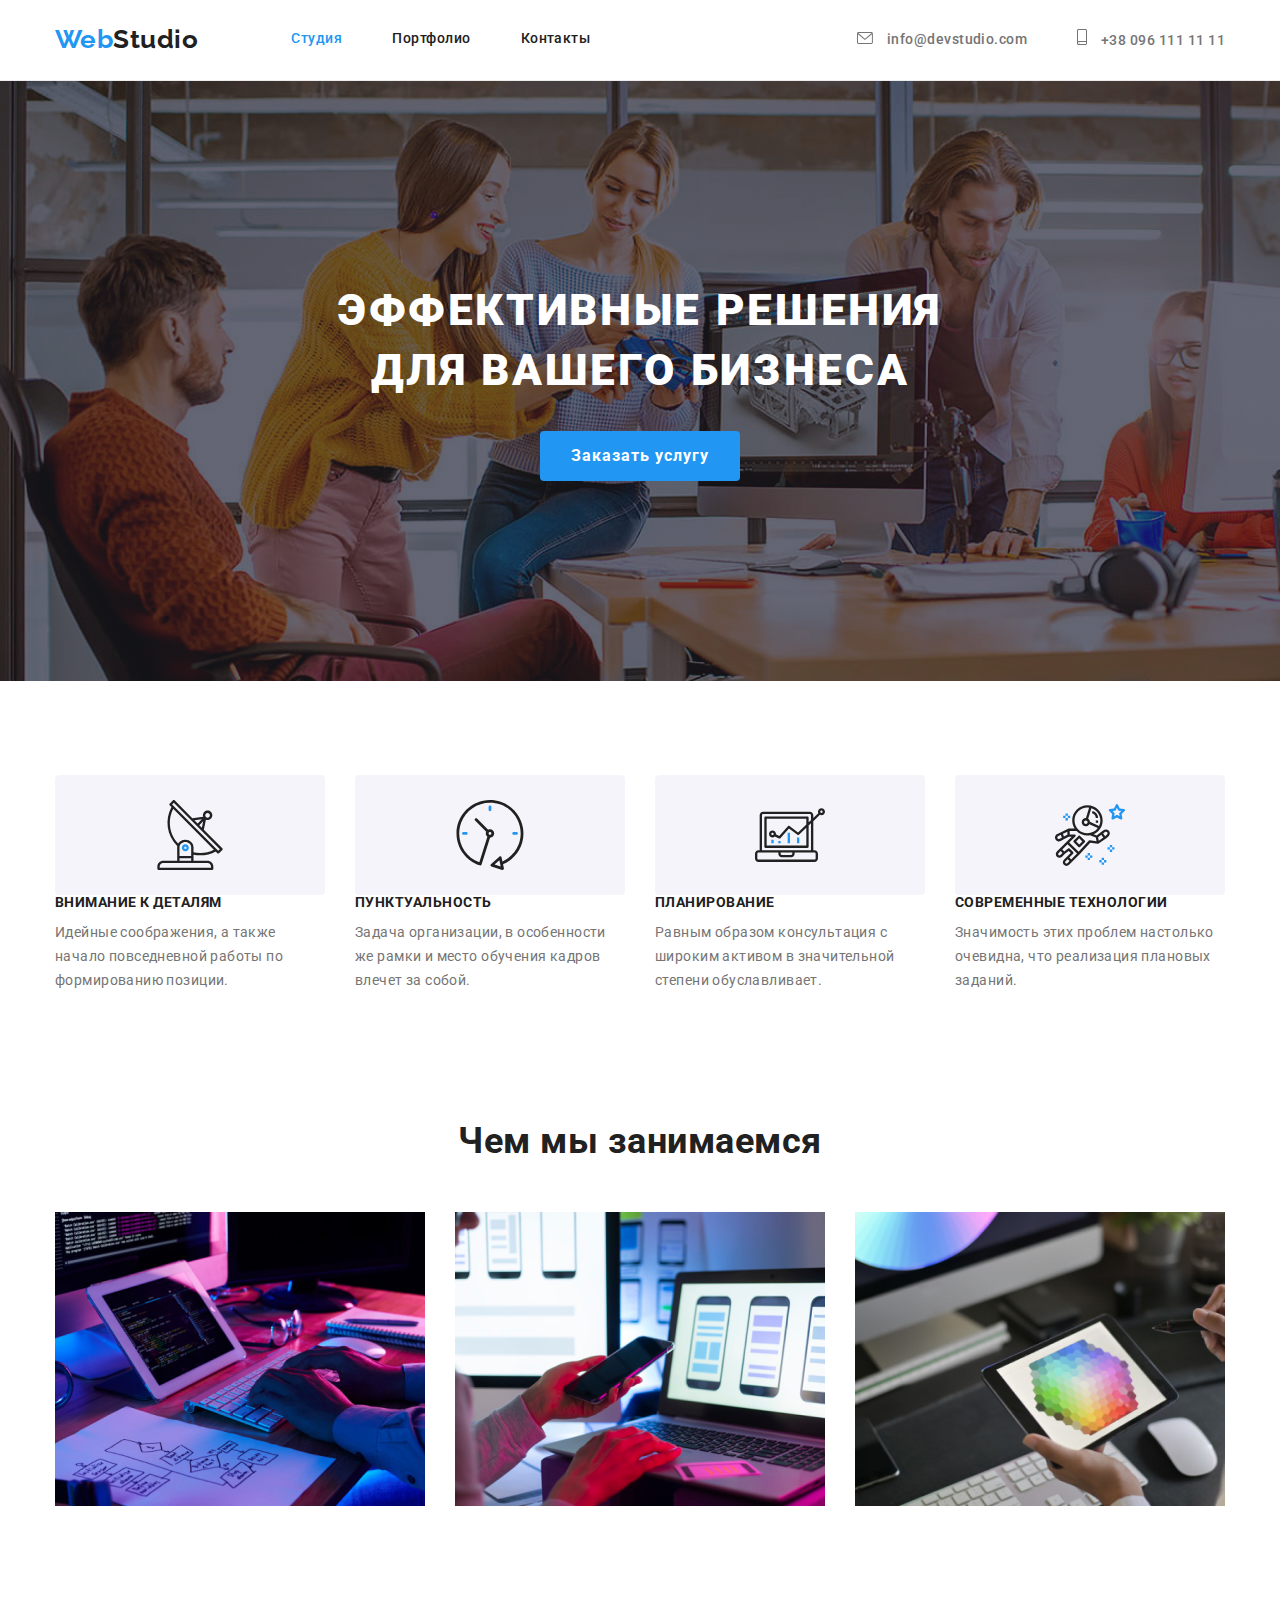
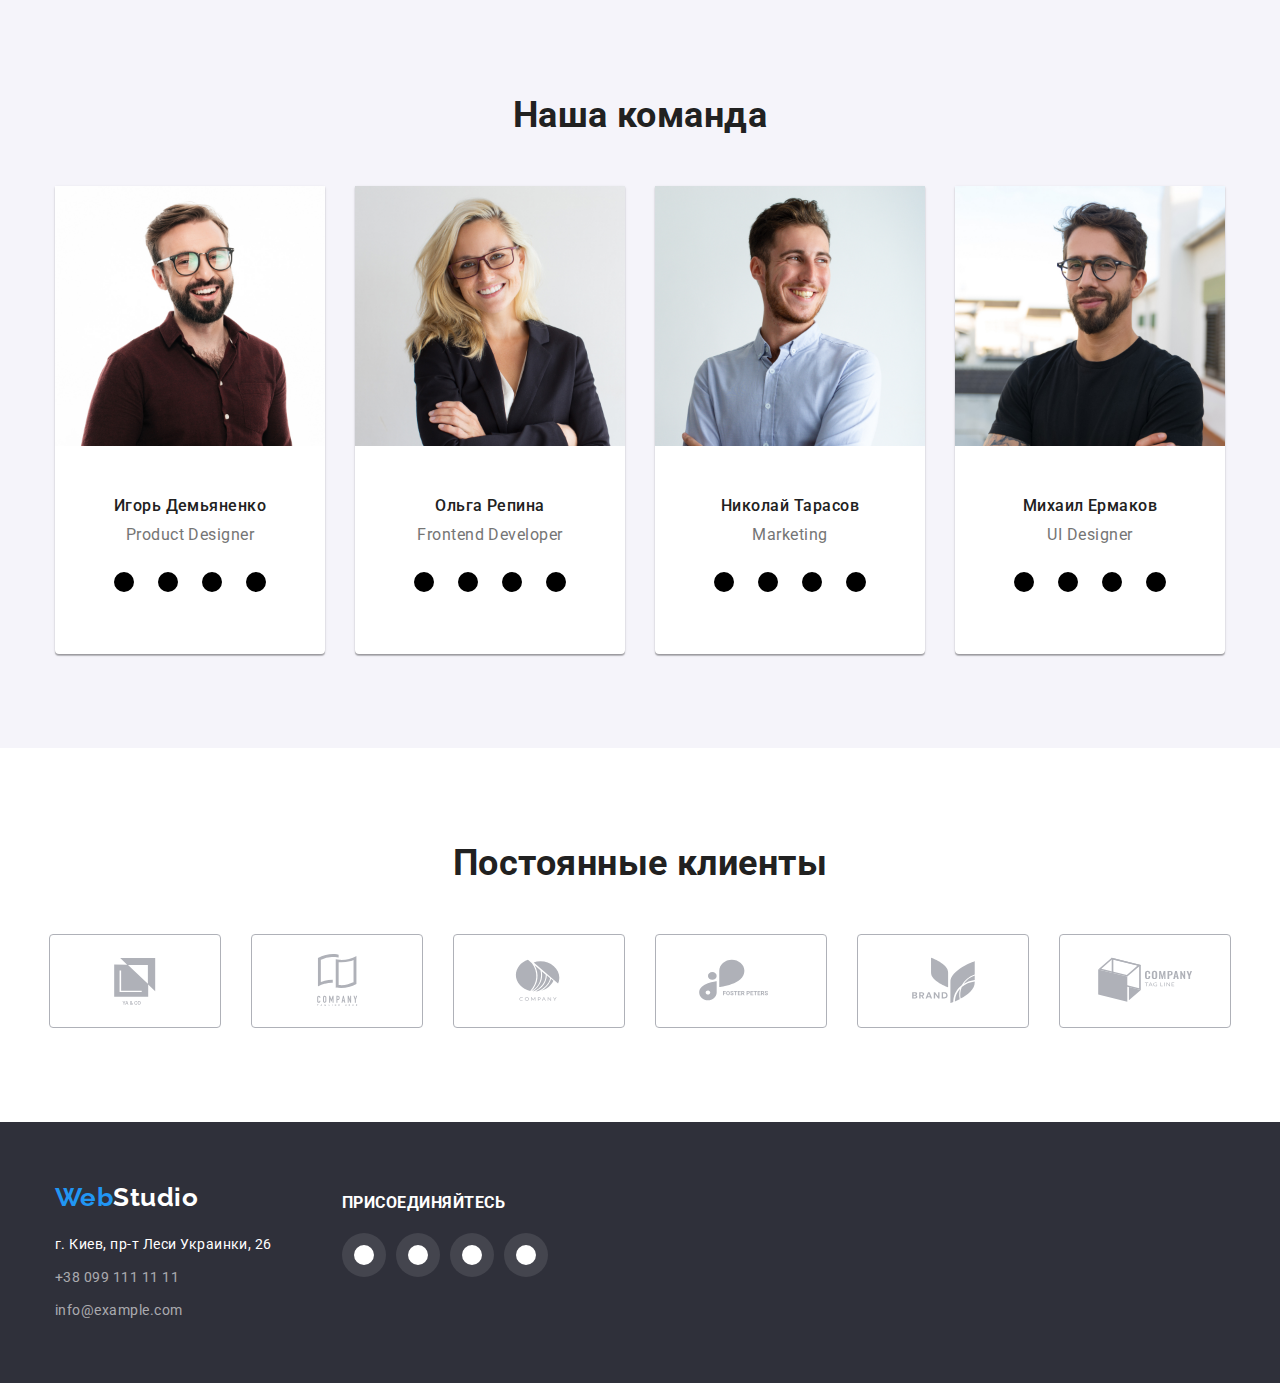
<file: index.html>
<!DOCTYPE html>
<html lang="en">
  <head>
    <meta charset="UTF-8" />
    <meta http-equiv="X-UA-Compatible" content="IE=edge" />
    <meta name="viewport" content="width=device-width, initial-scale=1.0" />
    <title>WebStudio</title>
    <link rel="stylesheet" href="./css/modern-normalize.css" />
    <link
      href="https://fonts.googleapis.com/css2?family=Raleway:wght@700&family=Roboto:wght@400;500;700;900&display=swap"
      rel="stylesheet"
    />
    <link rel="stylesheet" href="./css/styles.css" />
  </head>
  <body>
    <header class="header">
      <div class="container">
        <nav class="site-nav">
          <a class="logo" href="./index.html"
            ><span class="logo-title">Web</span>Studio</a
          >

          <ul class="site-nav list">
            <li class="item">
              <a class="link current" href="./index.html">Студия</a>
            </li>
            <li class="item">
              <a class="link" href="./portfolio.html">Портфолио</a>
            </li>
            <li class="item">
              <a class="link" href="">Контакты</a>
            </li>
          </ul>
        </nav>
        <ul class="auth-nav list">
          <li class="item">
            <a class="link" href="mailto:info@devstudio.com"
              ><svg class="icon-mail icon">
                <use
                  href="images/icons.svg#icon-mail"
                  width="16"
                  heigth="12"
                ></use>
              </svg>
              info@devstudio.com
            </a>
          </li>
          <li class="item">
            <a class="link" href="tel:+380961111111">
              <svg class="icon-tel icon">
                <use
                  href="images/icons.svg#icon-smartphone"
                  width="10"
                  heigth="16"
                ></use>
              </svg>
              +38 096 111 11 11
            </a>
          </li>
        </ul>
      </div>
    </header>
    <main>
      <section class="hero section">
        <div class="container">
          <h1 class="hero-title">
            Эффективные решения <br />
            для вашего бизнеса
          </h1>
          <button type="button" class="button primary">Заказать услугу</button>
        </div>
      </section>
      <section class="section">
        <div class="container">
          <h2 hidden>Особенности</h2>
          <ul class="features list">
            <li class="item">
              <svg class="icon feature">
                <use
                  href="images/icons.svg#icon-feature-1"
                  width="270"
                  heigth="120"
                ></use>
              </svg>
              <h3 class="title">Внимание к деталям</h3>
              <p>
                Идейные соображения, а также начало повседневной работы по
                формированию позиции.
              </p>
            </li>
            <li class="item">
              <svg class="icon feature">
                <use
                  href="images/icons.svg#icon-feature-2"
                  width="270"
                  heigth="120"
                ></use>
              </svg>
              <h3 class="title">Пунктуальность</h3>
              <p>
                Задача организации, в особенности же рамки и место обучения
                кадров влечет за собой.
              </p>
            </li>
            <li class="item">
              <svg class="icon feature">
                <use
                  href="images/icons.svg#icon-feature-3"
                  width="270"
                  heigth="120"
                ></use>
              </svg>
              <h3 class="title">Планирование</h3>
              <p>
                Равным образом консультация с широким активом в значительной
                степени обуславливает.
              </p>
            </li>
            <li class="item">
              <svg class="icon feature">
                <use
                  href="images/icons.svg#icon-feature-4"
                  width="270"
                  heigth="120"
                ></use>
              </svg>
              <h3 class="title">Современные технологии</h3>
              <p>
                Значимость этих проблем настолько очевидна, что реализация
                плановых заданий.
              </p>
            </li>
          </ul>
        </div>
      </section>
      <section class="section whatwedo">
        <div class="container">
          <h2 class="section-title">Чем мы занимаемся</h2>
          <ul class="whatwedo list">
            <li class="item">
              <img
                src="./images/img-1.jpg"
                alt="программист работает"
                width="370"
              />
            </li>
            <li class="item">
              <img
                src="./images/img-2.jpg"
                alt="создатели работают"
                width="370"
              />
            </li>
            <li class="item">
              <img
                src="./images/img-3.jpg"
                alt="художник веб-дизайна с рабочим графическим планшетом для выбора цвета"
                width="370"
              />
            </li>
          </ul>
        </div>
      </section>
      <section class="team section">
        <div class="container">
          <h2 class="section-title">Наша команда</h2>
          <ul class="team list">
            <li class="item">
              <img src="./images/igor.jpg" alt="Игорь Демьяненко" width="270" />
              <div class="card title">
                <h3 class="title">Игорь Демьяненко</h3>
                <p>Product Designer</p>
                <ul class="socials list">
                  <li class="social item">
                    <a href="" class="social link">
                      <svg class="icon social">
                        <use
                          href="images/icons.svg#icon-instagram"
                          width="20"
                          heigth="20"
                        ></use>
                      </svg>
                    </a>
                  </li>
                  <li class="social item">
                    <a href="" class="social link">
                      <svg class="icon social">
                        <use
                          href="images/icons.svg#icon-twitter"
                          width="20"
                          heigth="20"
                        ></use>
                      </svg>
                    </a>
                  </li>
                  <li class="social item">
                    <a href="" class="social link">
                      <svg class="icon social">
                        <use
                          href="images/icons.svg#icon-facebook"
                          width="20"
                          heigth="20"
                        ></use>
                      </svg>
                    </a>
                  </li>
                  <li class="social item">
                    <a href="" class="social link">
                      <svg class="icon social">
                        <use
                          href="images/icons.svg#icon-linkedin"
                          width="20"
                          heigth="20"
                        ></use>
                      </svg>
                    </a>
                  </li>
                </ul>
              </div>
            </li>
            <li class="item">
              <img src="./images/olga.jpg" alt="Ольга Репина" width="270" />
              <div class="card title">
                <h3 class="title">Ольга Репина</h3>
                <p>Frontend Developer</p>
                <ul class="socials list">
                  <li class="social item">
                    <a href="" class="social link">
                      <svg class="icon social">
                        <use
                          href="images/icons.svg#icon-instagram"
                          width="20"
                          heigth="20"
                        ></use>
                      </svg>
                    </a>
                  </li>
                  <li class="social item">
                    <a href="" class="social link">
                      <svg class="icon social">
                        <use
                          href="images/icons.svg#icon-twitter"
                          width="20"
                          heigth="20"
                        ></use>
                      </svg>
                    </a>
                  </li>
                  <li class="social item">
                    <a href="" class="social link">
                      <svg class="icon social">
                        <use
                          href="images/icons.svg#icon-facebook"
                          width="20"
                          heigth="20"
                        ></use>
                      </svg>
                    </a>
                  </li>
                  <li class="social item">
                    <a href="" class="social link">
                      <svg class="icon social">
                        <use
                          href="images/icons.svg#icon-linkedin"
                          width="20"
                          heigth="20"
                        ></use>
                      </svg>
                    </a>
                  </li>
                </ul>
              </div>
            </li>
            <li class="item">
              <img
                src="./images/nikolaj.jpg"
                alt="Николай Тарасов"
                width="270"
              />
              <div class="card title">
                <h3 class="title">Николай Тарасов</h3>
                <p>Marketing</p>
                <ul class="socials list">
                  <li class="social item">
                    <a href="" class="social link">
                      <svg class="icon social">
                        <use
                          href="images/icons.svg#icon-instagram"
                          width="20"
                          heigth="20"
                        ></use>
                      </svg>
                    </a>
                  </li>
                  <li class="social item">
                    <a href="" class="social link">
                      <svg class="icon social">
                        <use
                          href="images/icons.svg#icon-twitter"
                          width="20"
                          heigth="20"
                        ></use>
                      </svg>
                    </a>
                  </li>
                  <li class="social item">
                    <a href="" class="social link">
                      <svg class="icon social">
                        <use
                          href="images/icons.svg#icon-facebook"
                          width="20"
                          heigth="20"
                        ></use>
                      </svg>
                    </a>
                  </li>
                  <li class="social item">
                    <a href="" class="social link">
                      <svg class="icon social">
                        <use
                          href="images/icons.svg#icon-linkedin"
                          width="20"
                          heigth="20"
                        ></use>
                      </svg>
                    </a>
                  </li>
                </ul>
              </div>
            </li>
            <li class="item">
              <img
                src="./images/michail.jpg"
                alt="Михаил Ермаков"
                width="270"
              />
              <div class="card title">
                <h3 class="title">Михаил Ермаков</h3>
                <p>UI Designer</p>
                <ul class="socials list">
                  <li class="social item">
                    <a href="" class="social link">
                      <svg class="icon social">
                        <use
                          href="images/icons.svg#icon-instagram"
                          width="20"
                          heigth="20"
                        ></use>
                      </svg>
                    </a>
                  </li>
                  <li class="social item">
                    <a href="" class="social link">
                      <svg class="icon social">
                        <use
                          href="images/icons.svg#icon-twitter"
                          width="20"
                          heigth="20"
                        ></use>
                      </svg>
                    </a>
                  </li>
                  <li class="social item">
                    <a href="" class="social link">
                      <svg class="icon social">
                        <use
                          href="images/icons.svg#icon-facebook"
                          width="20"
                          heigth="20"
                        ></use>
                      </svg>
                    </a>
                  </li>
                  <li class="social item">
                    <a href="" class="social link">
                      <svg class="icon social">
                        <use
                          href="images/icons.svg#icon-linkedin"
                          width="20"
                          heigth="20"
                        ></use>
                      </svg>
                    </a>
                  </li>
                </ul>
              </div>
            </li>
          </ul>
        </div>
      </section>
      <section class="clients section">
        <div class="container-clients container">
          <h2 class="section-title">Постоянные клиенты</h2>
          <ul class="clients-list list">
            <li class="clients-item item">
              <a href="" class="clients-link link">
                <svg class="clients-logo icon">
                  <use
                    href="images/icons.svg#icon-client-1"
                    width="170"
                    heigth="92"
                  ></use>
                </svg>
              </a>
            </li>
            <li class="clients-item item">
              <a href="" class="clients-link link">
                <svg class="clients-logo icon">
                  <use
                    href="images/icons.svg#icon-client-2"
                    width="170"
                    heigth="92"
                  ></use>
                </svg>
              </a>
            </li>
            <li class="clients-item item">
              <a href="" class="clients-link link">
                <svg class="clients-logo icon">
                  <use
                    href="images/icons.svg#icon-client-3"
                    width="170"
                    heigth="92"
                  ></use>
                </svg>
              </a>
            </li>
            <li class="clients-item item">
              <a href="" class="clients-link link">
                <svg class="clients-logo icon">
                  <use
                    href="images/icons.svg#icon-client-4"
                    width="170"
                    heigth="92"
                  ></use>
                </svg>
              </a>
            </li>
            <li class="clients-item item">
              <a href="" class="clients-link link">
                <svg class="clients-logo icon">
                  <use
                    href="images/icons.svg#icon-client-5"
                    width="170"
                    heigth="92"
                  ></use>
                </svg>
              </a>
            </li>
            <li class="clients-item item">
              <a href="" class="clients-link link">
                <svg class="clients-logo icon">
                  <use
                    href="images/icons.svg#icon-client-6"
                    width="170"
                    heigth="92"
                  ></use>
                </svg>
              </a>
            </li>
          </ul>
        </div>
      </section>
    </main>
    <footer class="footer">
      <div class="container">
        <div class="address">
          <a href="./index.html" class="logo">
            <span class="logo-title">Web</span>Studio</a
          >
          <address>
            <a class="primary link" href="">г. Киев, пр-т Леси Украинки, 26</a>
            <a class="secondary link" href="tel:+380991111111"
              >+38 099 111 11 11</a
            >
            <a class="link" href="mailto:info@example.com">info@example.com</a>
          </address>
        </div>
        <div class="subscribe">
          <p class="subscribe-title">присоединяйтесь</p>
          <ul class="footer-icons">
            <li class="logo-item">
              <a class="footer-icon link" href="">
                <svg class="footer-icon" width="20px" height="20px">
                  <use href="images/icons.svg#icon-instagram"></use>
                </svg>
              </a>
            </li>
            <li class="logo-item">
              <a class="footer-icon link" href="">
                <svg class="footer-icon" width="20px" height="20px">
                  <use href="images/icons.svg#icon-twitter"></use>
                </svg>
              </a>
            </li>
            <li class="logo-item">
              <a class="footer-icon link" href="">
                <svg class="footer-icon" width="20px" height="20px">
                  <use href="images/icons.svg#icon-facebook"></use>
                </svg>
              </a>
            </li>
            <li class="logo-item">
              <a class="footer-icon link" href="">
                <svg class="footer-icon" width="20px" height="20px">
                  <use href="images/icons.svg#icon-linkedin"></use>
                </svg>
              </a>
            </li>
          </ul>
        </div>
      </div>
    </footer>
  </body>
</html>
</file>
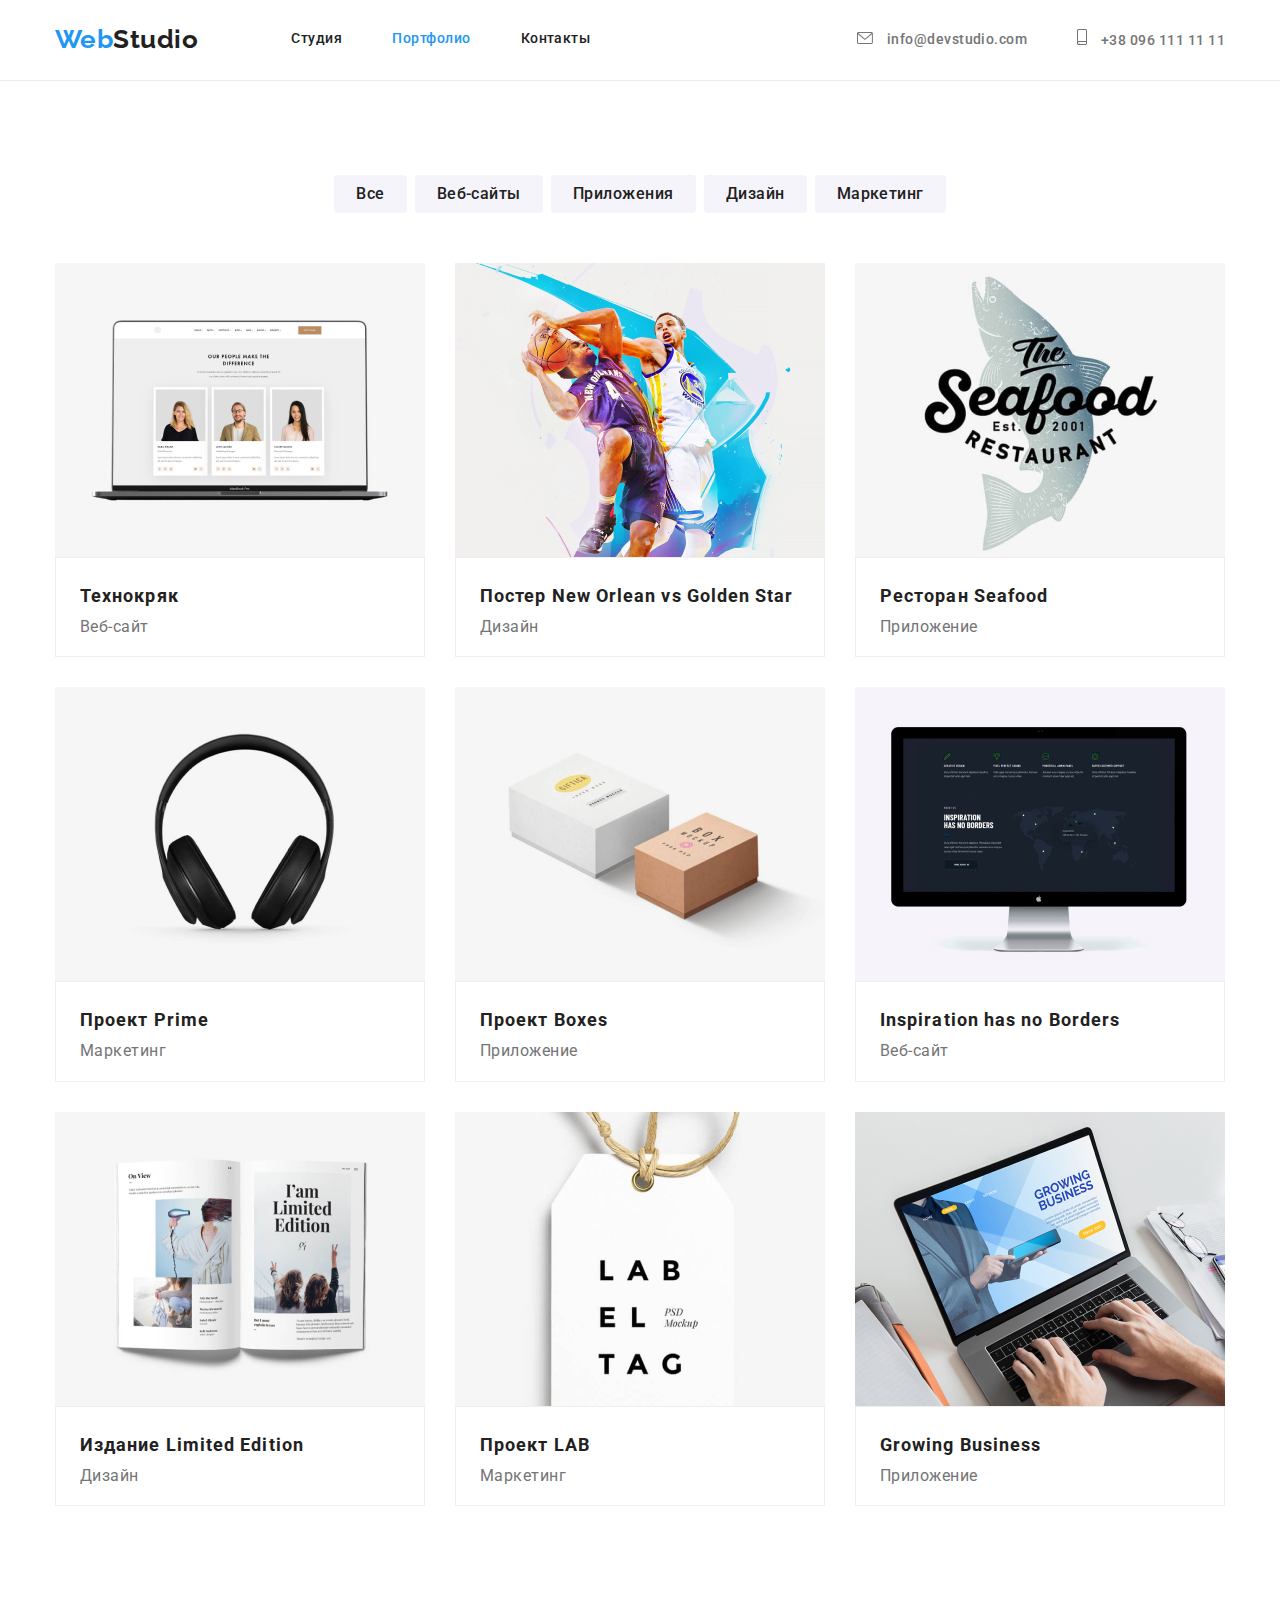
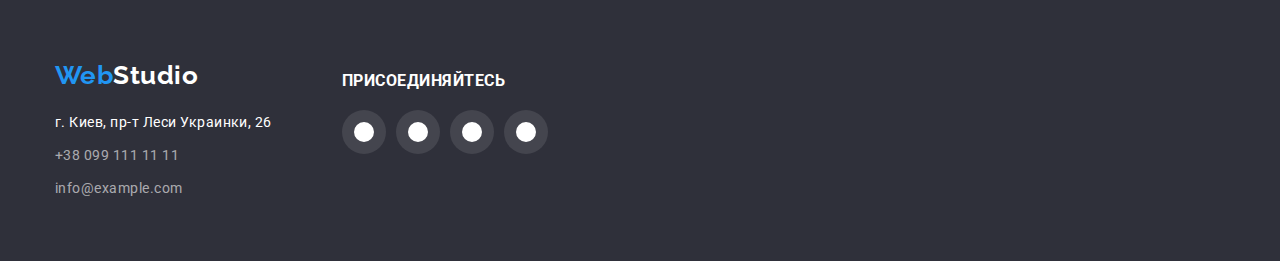
<file: portfolio.html>
<!DOCTYPE html>
<html lang="en">
  <head>
    <meta charset="UTF-8" />
    <meta http-equiv="X-UA-Compatible" content="IE=edge" />
    <meta name="viewport" content="width=device-width, initial-scale=1.0" />
    <title>Portfolio</title>
    <link rel="stylesheet" href="./css/modern-normalize.css">
    <link
      href="https://fonts.googleapis.com/css2?family=Raleway:wght@700&family=Roboto:wght@400;500;700;900&display=swap"
      rel="stylesheet"
    />
    <link rel="stylesheet" href="./css/styles.css" />
  </head>
  <body>
     <header class="header">
      <div class="container">
        <nav class="site-nav">
          <a class="logo" href="./index.html"
            ><span class="logo-title">Web</span>Studio</a
          >

          <ul class="site-nav list">
            <li class="item">
              <a class="link" href="./index.html">Студия</a>
            </li>
            <li class="item">
              <a class="link current" href="./portfolio.html">Портфолио</a>
            </li>
            <li class="item">
              <a class="link" href="">Контакты</a>
            </li>
          </ul>
        </nav>
        <ul class="auth-nav list">
          <li class="item">
            <a class="link" href="mailto:info@devstudio.com"
              ><svg class="icon-mail icon">
                <use
                  href="images/icons.svg#icon-mail"
                  width="16"
                  heigth="12"
                ></use>
              </svg>
              info@devstudio.com</a
            >
          </li>
          <li class="item">
            <a class="link" href="tel:+380961111111">
              <svg class="icon-tel icon">
                <use
                  href="images/icons.svg#icon-smartphone"
                  width="10"
                  heigth="16"
                ></use>
              </svg>
              +38 096 111 11 11
            </a>
          </li>
        </ul>
      </div>
    </header>

    <main>
      <section class="section">
        <div class="projects container">
          <h1 hidden>Проэкты</h1>
          <ul class="filters list">
            <li class="item">
              <button class="button secondary" type="button">Все</button>
            </li>
            <li class="item">
              <button class="button secondary" type="button">Веб-сайты</button>
            </li>
            <li class="item">
              <button class="button secondary" type="button">Приложения</button>
            </li>
            <li class="item">
              <button class="button secondary" type="button">Дизайн</button>
            </li>
            <li class="item">
              <button class="button secondary" type="button">Маркетинг</button>
            </li>
          </ul>

          <ul class="cards list">
            <li class="item">
              <img src="./images/technocrack.jpg" alt="Технокряк" width="370" />
              <div class="card title">
                <h2 class="card">Технокряк</h2>
              <p>Веб-сайт</p>
              </div>
              
            </li>
            <li class="item">
              <img
                src="./images/poster-new-orlean.jpg"
                alt="Постер New Orlean vs Golden Star"
                width="370"
              />
              <div class="card title">
                <h2 class="card">Постер New Orlean vs Golden Star</h2>
              <p>Дизайн</p>
              </div>
            </li>
            <li class="item">
              <img
                src="./images/seafood.jpg"
                alt="Ресторан Seafood"
                width="370"
              />
              <div class="card title">
                <h2 class="card">Ресторан Seafood</h2>
              <p>Приложение</p>
              </div>
            </li>
            <li class="item">
              <img
                src="./images/project-prime.jpg"
                alt="Проект Prime"
                width="370"
              />
              <div class="card title">
                <h2 class="card">Проект Prime</h2>
              <p>Маркетинг</p>
              </div>
            </li>
            <li class="item">
              <img
                src="./images/project-boxes.jpg"
                alt="Проект Boxes"
                width="370"
              />
              <div class="card title">
                <h2 class="card">Проект Boxes</h2>
              <p>Приложение</p>
              </div>
            </li>
            <li class="item">
              <img
                src="./images/inspiratiions-has-no-borders.jpg"
                alt="Inspiration has no Borders"
                width="370"
              />
              <div class="card title">
                <h2 class="card">Inspiration has no Borders</h2>
              <p>Веб-сайт</p>
              </div>
            </li>
            <li class="item">
              <img
                src="./images/limited-edition.jpg"
                alt="Издание Limited Edition"
                width="370"
              />
              <div class="card title">
                <h2 class="card">Издание Limited Edition</h2>
              <p>Дизайн</p>
              </div>
            </li>
            <li class="item">
              <img
                src="./images/project-lab.jpg"
                alt="Проект LAB"
                width="370"
              />
              <div class="card title">
                <h2 class="card">Проект LAB</h2>
              <p>Маркетинг</p>
              </div>
            </li>
            <li class="item">
              <img
                src="./images/growing-business.jpg"
                alt="Growing Business"
                width="370"
              />
              <div class="card title">
                <h2 class="card">Growing Business</h2>
              <p>Приложение</p>
              </div>
            </li>
          </ul>
        </div>
      </section>
    </main>

    <footer class="footer">
      <div class="container">
        <div class="address">
          <a href="./index.html" class="logo">
            <span class="logo-title">Web</span>Studio</a
          >
          <address>
            <a class="primary link" href="">г. Киев, пр-т Леси Украинки, 26</a>
            <a class="secondary link" href="tel:+380991111111"
              >+38 099 111 11 11</a
            >
            <a class="link" href="mailto:info@example.com">info@example.com</a>
          </address>
        </div>
        <div class="subscribe">
          <p class="subscribe-title">присоединяйтесь</p>
          <ul class="footer-icons">
            <li class="logo-item">
              <a class="footer-icon link" href="">
                <svg class="footer-icon" width="20px" height="20px">
                  <use href="images/icons.svg#icon-instagram"></use>
                </svg>
              </a>
            </li>
            <li class="logo-item">
              <a class="footer-icon link" href="">
                <svg class="footer-icon" width="20px" height="20px">
                  <use href="images/icons.svg#icon-twitter"></use>
                </svg>
              </a>
            </li>
            <li class="logo-item">
              <a class="footer-icon link" href="">
                <svg class="footer-icon" width="20px" height="20px">
                  <use href="images/icons.svg#icon-facebook"></use>
                </svg>
              </a>
            </li>
            <li class="logo-item">
              <a class="footer-icon link" href="">
                <svg class="footer-icon" width="20px" height="20px">
                  <use href="images/icons.svg#icon-linkedin"></use>
                </svg>
              </a>
            </li>
          </ul>
        </div>
      </div>
    </footer>
  </body>
</html>
  </body>
</html>
</file>
<file: css/styles.css>
/* 
цвет основного текста: #757575;
вторичный цвет текста: #212121;
акцент: #2196F3;
белый цвет: #FFFFFF;
#F5F4FA;
#2F303A;
rgba(255, 255, 255, 0.6);
 */
:root {
  --primary-text-color: #757575;
  --title-text-color: #212121;
  --accent-color: #2196f3;
  --primary-white-color: #ffffff;
  --secondary-bg-color: #f5f4fa;
  --first-bg-color: #2f303a;
  --footer-address-color: rgba(255, 255, 255, 0.6);
}

body {
  background-color: var(--primary-white-color);
  color: var(--primary-text-color);
  font-family: Roboto, sans-serif;
  letter-spacing: 0.03em;
}

a {
  text-decoration: none;
}

p,
h1,
h2,
h3,
h4,
h5,
h6 {
  margin: 0;
  padding: 0;
}

img {
  display: block;
}

/* Container */

.container {
  width: 1200px;
  margin-left: auto;
  margin-right: auto;
  padding-left: 15px;
  padding-right: 15px;
}

.section {
  padding-top: 94px;
}

.section.whatwedo {
  padding-bottom: 94px;
}

.list {
  list-style: none;
  padding: 0;
  margin: 0;
}

/* Header */

.header {
  padding-top: 24px;
  padding-bottom: 25px;
  border-bottom: 1px solid #ececec;
}

.header .container {
  display: flex;
}

header .logo {
  color: var(--title-text-color);
  font-family: "Raleway", sans-serif;
  font-weight: 700;
  font-size: 26px;
  line-height: 1.19;
  margin-right: 93px;
}

.logo-title {
  color: var(--accent-color);
}

/* Site nav */

.site-nav {
  display: flex;
  align-items: center;
}

.site-nav.list > .item {
  font-size: 14px;
  font-weight: 500;
  line-height: 1.14;
  margin-right: 50px;
}

.site-nav .item:last-child {
  margin-right: 0;
}

.site-nav a {
  color: var(--title-text-color);
}

.site-nav .link.current {
  color: var(--accent-color);
}

/* Auth-nav */
.auth-nav.list {
  display: flex;
  align-items: center;
  margin-left: auto;
}

.auth-nav .link {
  color: var(--primary-text-color);
  font-size: 14px;
  font-weight: 500;
  line-height: 1.14;
  padding-left: 50px;
}
.auth-nav .item:last-child {
  margin-right: 0;
}

.site-nav .link:hover,
.site-nav .link:focus,
.auth-nav .link:hover,
.auth-nav .link:focus {
  color: var(--accent-color);
}

svg:focus {
  color: var(--accent-color);
}
.icon-mail.icon {
  width: 16px;
  height: 12px;
  margin-right: 10px;
  fill: currentColor;
}

.icon-tel.icon {
  width: 10px;
  height: 16px;
  margin-right: 10px;
  fill: currentColor;
}
/* Hero */
.hero.section {
  background-image: linear-gradient(
      to right,
      rgba(47, 48, 58, 0.4),
      rgba(47, 48, 58, 0.4)
    ),
    url(../images/hero-bg.jpg);
  max-width: 1600px;
  height: 600px;
  background-color: var(--first-bg-color);
  text-align: center;
  padding-top: 200px;
  padding-bottom: 200px;
}

.hero-title {
  color: var(--primary-white-color);
  font-size: 44px;
  font-weight: 900;
  line-height: 1.36;
  letter-spacing: 0.06em;
  text-transform: uppercase;
  text-align: center;

  margin-top: 0;
  margin-bottom: 30px;
}

/* Section */

.section-title {
  color: var(--title-text-color);
  font-size: 36px;
  font-weight: 700;
  line-height: 1.17;
  text-align: center;
  margin-top: 0;
  margin-bottom: 50px;
}

/* Features */

.features.list {
  display: flex;
  min-height: 251px;
  /* width: 1170px; */
}
.features > .item {
  max-width: calc((100%-120px) / 4);
  margin-right: 30px;
}
.features > .item:last-child {
  margin-right: -30px;
}

.icon.feature {
  display: block;
  width: 270px;
  height: 120px;
}

.features .title {
  color: var(--title-text-color);
  font-size: 14px;
  font-weight: 700;
  line-height: 1.14;
  text-transform: uppercase;
  margin-top: 0;
  margin-bottom: 10px;
}
.features p {
  width: 270px;
  font-weight: 400;
  font-size: 14px;
  line-height: 1.71;
  margin: 0;
  letter-spacing: 0.03em;
}

/* What we do */

.whatwedo.list {
  display: flex;
}

.whatwedo .item {
  margin-right: 30px;
}

/* Team */
.team.section {
  background-color: var(--secondary-bg-color);
  padding-top: 94px;
  padding-bottom: 94px;
}

.team.list {
  display: flex;
}

.team > .item {
  width: 270px;
  background-color: var(--primary-white-color);
  margin-right: 30px;
  text-align: center;
  box-shadow: 0px 1px 3px rgb(0 0 0 / 12%), 0px 1px 1px rgb(0 0 0 / 14%),
    0px 2px 1px rgb(0 0 0 / 20%);
  border-radius: 0px 0px 4px 4px;
}

.team.item:last-child {
  margin-right: 0;
}

.team .card.title {
  margin: 30px 0;
  border: 0;
}

.team .title {
  color: var(--title-text-color);
  font-size: 16px;
  font-weight: 500;
  line-height: 1.1875;
}

.team p {
  font-size: 16px;
  line-height: 1.1875;
  color: var(--primary-text-color);
  font-weight: 400;
  margin-top: 10px;
}

.socials.list {
  display: flex;
  justify-content: center;
  margin-top: 16px;
}

.socials.item {
  margin-right: 10px;
}

.social.link {
  display: flex;
  border-radius: 50%;

  background-color: #ffffff;
}

.icon.social {
  display: block;
  width: 44px;
  height: 44px;
  padding-left: 12px;
}

/* Clients */

.clients.section {
  /* width: 1200px; */
}

.container-clients.container {
  padding-bottom: 94px;
  margin-left: auto;
  margin-right: auto;
  padding-left: 15px;
  padding-right: 15px;
}

.clients-list.list {
  display: flex;
  justify-content: center;
}

.clients-item.item {
  border: 1px solid #afb1b8;
  border-radius: 4px;
  margin-right: 30px;
}

.clients-item.item:last-child {
  margin-right: 0;
}

.clients-link.link {
  display: flex;
  align-items: center;
  color: #afb1b8;
}

.clients-logo.icon {
  width: 170px;
  height: 92px;
  fill: currentColor;
}

.clients-link.link:hover,
.clients-link.link:focus {
  color: var(--accent-color);
  border-color: var(--accent-color);
}

/* Button */
.button {
  color: var(--title-text-color);
  border: 0;
  border-radius: 4px;
  cursor: pointer;
}

.button.primary {
  width: 200px;
  height: 50px;
  font-family: Roboto;
  font-weight: 700;
  font-size: 16px;
  line-height: 1.87;

  align-items: center;
  text-align: center;
  letter-spacing: 0.06em;
  color: var(--primary-white-color);
  background-color: var(--accent-color);
  border-color: transparent;
}

.button.secondary {
  font-family: Roboto;
  font-style: normal;
  font-weight: 500;
  font-size: 16px;
  line-height: 1.62;
  text-align: center;
  letter-spacing: 0.03em;

  background-color: var(--secondary-bg-color);
  border-color: transparent;
  padding: 6px 22px;
}

.button.secondary:hover,
.button.secondary:focus,
.button.secondary:active {
  color: var(--primary-white-color);
  background-color: var(--accent-color);
}

.footer .container {
  display: flex;
}

.subscribe {
  margin-left: 70px;
}
.footer-icons {
  padding: 0;
}
.subscribe-title {
  text-transform: uppercase;
  font-weight: 700;
  line-height: 1.14;
  color: #ffffff;
  margin-bottom: 20px;
  padding-top: 12px;
}

.subscribe .link {
  /* fill: #ffffff; */
}

.footer-icon.link {
  display: flex;
  width: 44px;
  height: 44px;
  border-radius: 50%;
  align-items: center;
  background-color: rgba(255, 255, 255, 0.1);
  color: #ffffff;
}
.footer-icon {
  justify-content: center;
  fill: currentColor;
}
.footer-icons .logo-item + .logo-item {
  margin-left: 10px;
}

.footer-icons {
  display: flex;
}

.logo-item {
  list-style: none;
}

.footer {
  background-color: var(--first-bg-color);
  color: var(--primary-white-color);
  padding-top: 60px;
  padding-bottom: 60px;
}

footer .logo {
  color: var(--primary-white-color);
  font-family: "Raleway", sans-serif;
  font-weight: 700;
  font-size: 26px;
  line-height: 1.19;
  margin-bottom: 20px;
}

address .link {
  color: var(--footer-address-color);
  font-size: 14px;
  line-height: 1.71;
  font-weight: 400;
  font-style: normal;
}

.primary.link {
  color: var(--primary-white-color);
}

address .secondary.link {
  display: inherit;
  margin-top: 9px;
  margin-bottom: 9px;
}

.footer .logo {
  display: block;
  color: var(--primary-white-color);
  margin-bottom: 20px;
}

/* Portfolio */

.projects.container {
  padding-bottom: 94px;
}

.projects h2 {
  color: var(--title-text-color);
  font-weight: 700;
  font-size: 18px;
  line-height: 2;
  letter-spacing: 0.06em;
  margin-bottom: 4px;
}

.filters {
  display: flex;
  justify-content: center;
  margin-bottom: 50px;
}

.filters .item + .item {
  margin-left: 8px;
}

.cards.list {
  display: flex;
  flex-wrap: wrap;
  justify-content: space-between;
}

.cards.list .item {
  margin-right: 30px;
  margin-bottom: 30px;
}

.cards.list .item:nth-child(3n) {
  margin-right: 0;
}

.cards.list .item:nth-last-of-type(-n + 3) {
  margin-bottom: 0;
}

.card.title {
  padding: 20px 24px;
  border: 1px solid #eeeeee;
}

.card.title .card {
  color: var(--title-text-color);
}
</file>
